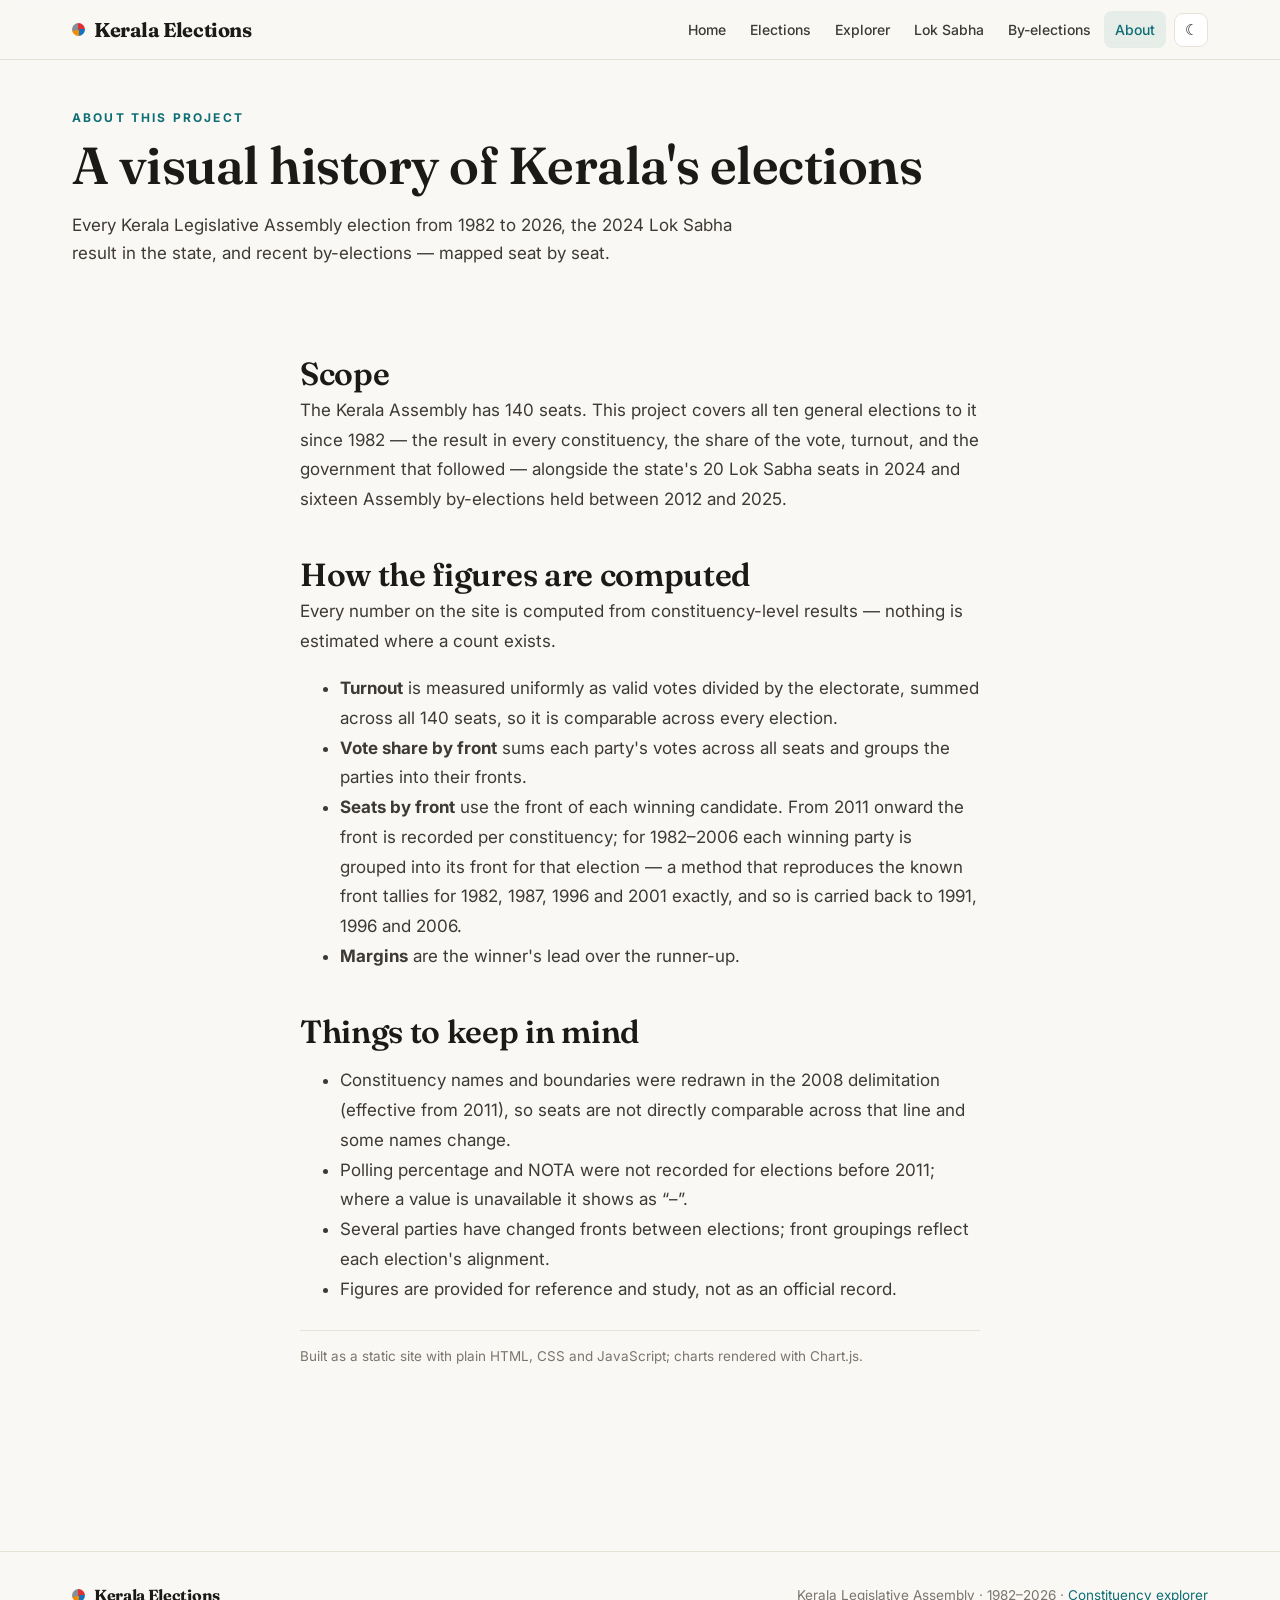
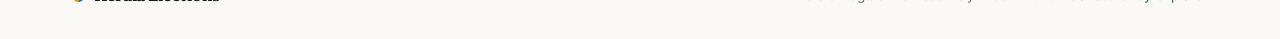
<file: about.html>
<!doctype html>
<html lang="en" data-theme="light">
<head>
<meta charset="utf-8">
<meta name="viewport" content="width=device-width,initial-scale=1">
<title>About — Kerala Elections</title>
<link rel="preconnect" href="https://fonts.googleapis.com">
<link rel="preconnect" href="https://fonts.gstatic.com" crossorigin>
<link href="https://fonts.googleapis.com/css2?family=Fraunces:opsz,wght@9..144,400;9..144,500;9..144,600;9..144,700&family=Inter:wght@400;500;600;700&display=swap" rel="stylesheet">
<link rel="stylesheet" href="assets/style.css?v=2">
</head>
<body>
<nav class="nav"><div class="nav-in">
  <a class="brand" href="index.html"><span class="mark"></span>Kerala&nbsp;Elections</a>
  <div class="nav-links">
    <a data-nav="home" href="index.html">Home</a>
    <a data-nav="year" href="year.html">Elections</a>
    <a data-nav="explorer" href="explorer.html">Explorer</a>
    <a data-nav="ls" href="loksabha.html">Lok Sabha</a>
    <a data-nav="by" href="byelections.html">By-elections</a>
    <a data-nav="about" href="about.html">About</a>
    <button class="theme-btn" id="themeBtn" title="Toggle light / dark" aria-label="Toggle theme">☾</button>
  </div>
</div></nav>

<main>
  <header style="padding:48px 0 8px">
    <div class="eyebrow">About this project</div>
    <h1 style="font-size:clamp(30px,5vw,52px);margin:8px 0 6px">A visual history of Kerala's&nbsp;elections</h1>
    <p class="deck" style="color:var(--ink-soft);max-width:62ch">Every Kerala Legislative Assembly election from 1982 to 2026, the 2024 Lok Sabha result in the state, and recent by-elections — mapped seat by seat.</p>
  </header>

  <section class="section wrap-read">
    <h2 class="section-h">Scope</h2>
    <div class="prose" style="font-size:17px">
      <p>The Kerala Assembly has 140 seats. This project covers all ten general elections to it since 1982 — the result in every constituency, the share of the vote, turnout, and the government that followed — alongside the state's 20 Lok Sabha seats in 2024 and sixteen Assembly by-elections held between 2012 and 2025.</p>
    </div>

    <h2 class="section-h" style="margin-top:42px">How the figures are computed</h2>
    <div class="prose" style="font-size:17px">
      <p>Every number on the site is computed from constituency-level results — nothing is estimated where a count exists.</p>
      <ul>
        <li><b>Turnout</b> is measured uniformly as valid votes divided by the electorate, summed across all 140 seats, so it is comparable across every election.</li>
        <li><b>Vote share by front</b> sums each party's votes across all seats and groups the parties into their fronts.</li>
        <li><b>Seats by front</b> use the front of each winning candidate. From 2011 onward the front is recorded per constituency; for 1982–2006 each winning party is grouped into its front for that election — a method that reproduces the known front tallies for 1982, 1987, 1996 and 2001 exactly, and so is carried back to 1991, 1996 and 2006.</li>
        <li><b>Margins</b> are the winner's lead over the runner-up.</li>
      </ul>
    </div>

    <h2 class="section-h" style="margin-top:42px">Things to keep in mind</h2>
    <div class="prose" style="font-size:17px">
      <ul>
        <li>Constituency names and boundaries were redrawn in the 2008 delimitation (effective from 2011), so seats are not directly comparable across that line and some names change.</li>
        <li>Polling percentage and NOTA were not recorded for elections before 2011; where a value is unavailable it shows as “–”.</li>
        <li>Several parties have changed fronts between elections; front groupings reflect each election's alignment.</li>
        <li>Figures are provided for reference and study, not as an official record.</li>
      </ul>
    </div>

    <p class="note">Built as a static site with plain HTML, CSS and JavaScript; charts rendered with Chart.js.</p>
  </section>
</main>

<footer><div class="foot-in">
  <a class="brand" href="index.html"><span class="mark"></span>Kerala Elections</a>
  <div>Kerala Legislative Assembly · 1982–2026 · <a href="explorer.html">Constituency explorer</a></div>
</div></footer>

<script src="assets/common.js?v=2"></script>
<script>initPage('about');</script>
</body>
</html>
</file>
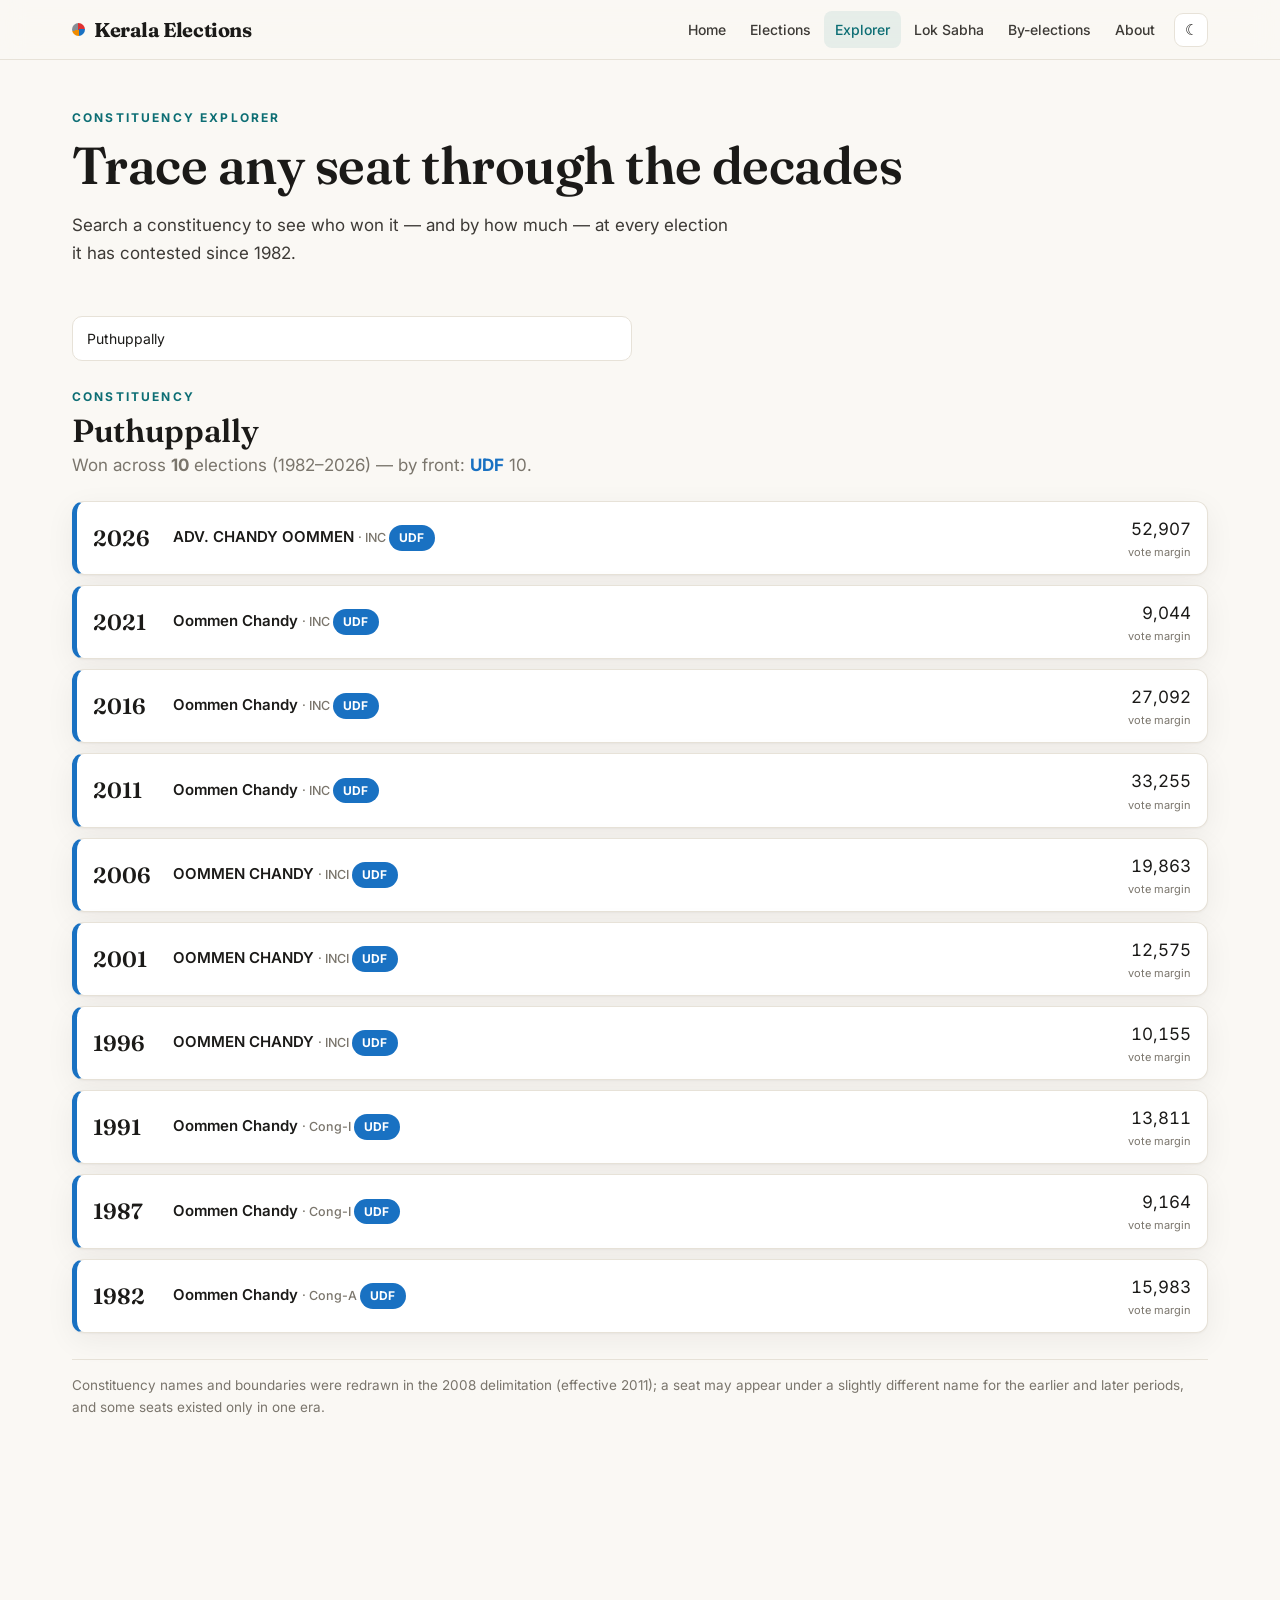
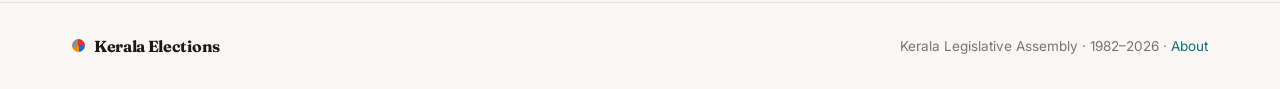
<file: explorer.html>
<!doctype html>
<html lang="en" data-theme="light">
<head>
<meta charset="utf-8">
<meta name="viewport" content="width=device-width,initial-scale=1">
<title>Constituency Explorer — Kerala Elections</title>
<meta name="description" content="Search any Kerala Assembly constituency and trace its winner, party and margin across every election from 1982 to 2026.">
<link rel="preconnect" href="https://fonts.googleapis.com">
<link rel="preconnect" href="https://fonts.gstatic.com" crossorigin>
<link href="https://fonts.googleapis.com/css2?family=Fraunces:opsz,wght@9..144,400;9..144,500;9..144,600;9..144,700&family=Inter:wght@400;500;600;700&display=swap" rel="stylesheet">
<link rel="stylesheet" href="assets/style.css?v=2">
</head>
<body>
<nav class="nav"><div class="nav-in">
  <a class="brand" href="index.html"><span class="mark"></span>Kerala&nbsp;Elections</a>
  <div class="nav-links">
    <a data-nav="home" href="index.html">Home</a>
    <a data-nav="year" href="year.html">Elections</a>
    <a data-nav="explorer" href="explorer.html">Explorer</a>
    <a data-nav="ls" href="loksabha.html">Lok Sabha</a>
    <a data-nav="by" href="byelections.html">By-elections</a>
    <a data-nav="about" href="about.html">About</a>
    <button class="theme-btn" id="themeBtn" title="Toggle light / dark" aria-label="Toggle theme">☾</button>
  </div>
</div></nav>

<main>
  <header style="padding:48px 0 8px">
    <div class="eyebrow">Constituency explorer</div>
    <h1 style="font-size:clamp(30px,5vw,52px);margin:8px 0 6px">Trace any seat through the&nbsp;decades</h1>
    <p class="deck" style="color:var(--ink-soft);max-width:60ch">Search a constituency to see who won it — and by how much — at every election it has contested since 1982.</p>
  </header>

  <div class="explorer-head section" style="margin-top:24px">
    <div class="suggest">
      <input type="search" id="q" placeholder="Type a constituency — e.g. Puthuppally, Dharmadam, Nemom…" autocomplete="off" aria-label="Search constituency">
      <div class="suggest-list" id="sug"></div>
    </div>
  </div>

  <section class="section" style="margin-top:26px">
    <div id="result"></div>
  </section>
</main>

<footer><div class="foot-in">
  <a class="brand" href="index.html"><span class="mark"></span>Kerala Elections</a>
  <div>Kerala Legislative Assembly · 1982–2026 · <a href="about.html">About</a></div>
</div></footer>

<script src="assets/common.js?v=2"></script>
<script src="assets/app-explorer.js?v=2"></script>
</body>
</html>
</file>
<file: assets/style.css>
/* Kerala Elections — editorial redesign */
:root{
  --ldf:#E03131; --udf:#1971C2; --nda:#F08C00; --oth:#868E96;
  --bg:#faf8f4; --surface:#ffffff; --surface-2:#f4f1ea;
  --ink:#1b1a18; --ink-soft:#3d3a36; --muted:#7a756c; --line:#e7e2d8;
  --accent:#0d6e74; --accent-soft:#0d6e7415;
  --serif:'Fraunces',Georgia,'Times New Roman',serif;
  --sans:'Inter',-apple-system,BlinkMacSystemFont,'Segoe UI',Roboto,sans-serif;
  --shadow:0 1px 2px rgba(30,25,15,.04),0 8px 30px rgba(30,25,15,.06);
  --shadow-lg:0 4px 12px rgba(30,25,15,.08),0 24px 60px rgba(30,25,15,.10);
  --maxw:1180px; --read:680px; --nav-h:60px;
}
html[data-theme="dark"]{
  --bg:#15171c; --surface:#1d2026; --surface-2:#23272f;
  --ink:#f1ede5; --ink-soft:#d7d2c8; --muted:#9aa1ac; --line:#2c313a;
  --accent:#3fc5cc; --accent-soft:#3fc5cc1a;
  --shadow:0 1px 2px rgba(0,0,0,.3),0 10px 30px rgba(0,0,0,.35);
  --shadow-lg:0 6px 18px rgba(0,0,0,.4),0 30px 70px rgba(0,0,0,.5);
}
*{box-sizing:border-box}
html{scroll-behavior:smooth;scroll-padding-top:calc(var(--nav-h) + 18px);-webkit-text-size-adjust:100%}
body{margin:0;background:var(--bg);color:var(--ink);font-family:var(--sans);font-size:17px;line-height:1.65;
  -webkit-font-smoothing:antialiased;text-rendering:optimizeLegibility;transition:background .3s,color .3s}
h1,h2,h3,h4{font-family:var(--serif);font-weight:600;line-height:1.12;letter-spacing:-.01em;margin:0}
a{color:var(--accent);text-decoration:none}
a:hover{text-decoration:underline;text-underline-offset:2px}
img{max-width:100%}
::selection{background:var(--accent);color:#fff}

/* ── Nav ───────────────────────────────────────────── */
.nav{position:sticky;top:0;z-index:50;height:var(--nav-h);
  background:color-mix(in srgb,var(--bg) 86%,transparent);backdrop-filter:saturate(150%) blur(12px);
  border-bottom:1px solid var(--line)}
.nav-in{max-width:var(--maxw);margin:0 auto;height:100%;padding:0 22px;display:flex;align-items:center;gap:20px}
.brand{font-family:var(--serif);font-weight:700;font-size:20px;color:var(--ink);display:flex;align-items:center;gap:9px;letter-spacing:-.02em}
.brand:hover{text-decoration:none}
.brand .mark{width:13px;height:13px;border-radius:50%;
  background:conic-gradient(var(--ldf) 0 25%,var(--udf) 0 50%,var(--nda) 0 70%,var(--oth) 0)}
.nav-links{margin-left:auto;display:flex;gap:2px;align-items:center;overflow-x:auto;scrollbar-width:none}
.nav-links::-webkit-scrollbar{display:none}
.nav-links a{color:var(--ink-soft);font-size:14px;font-weight:500;padding:7px 11px;border-radius:8px;white-space:nowrap}
.nav-links a:hover{background:var(--surface-2);text-decoration:none}
.nav-links a.active{color:var(--accent);background:var(--accent-soft)}
.theme-btn{margin-left:6px;border:1px solid var(--line);background:var(--surface);color:var(--ink);
  width:34px;height:34px;border-radius:9px;cursor:pointer;font-size:15px;display:grid;place-items:center;flex:0 0 auto}
.theme-btn:hover{border-color:var(--accent);color:var(--accent)}

/* ── Layout ────────────────────────────────────────── */
main{max-width:var(--maxw);margin:0 auto;padding:0 22px 90px}
.wrap-read{max-width:var(--read);margin:0 auto}
.section{margin-top:64px}
.eyebrow{font-family:var(--sans);text-transform:uppercase;letter-spacing:.18em;font-size:12px;font-weight:700;color:var(--accent)}
.section-h{font-size:clamp(24px,3.4vw,32px);margin:6px 0 4px}
.section-lead{color:var(--muted);max-width:var(--read);margin:0 0 22px}
.divider{height:1px;background:var(--line);border:0;margin:0}

/* ── Hero ──────────────────────────────────────────── */
.hero{padding:62px 0 30px;display:grid;grid-template-columns:1.5fr .9fr;gap:44px;align-items:center}
.hero h1{font-size:clamp(34px,6vw,68px);font-weight:600;letter-spacing:-.025em;line-height:1.02}
.hero .deck{font-size:clamp(17px,2vw,20px);color:var(--ink-soft);margin:20px 0 0;max-width:34ch}
.hero-stat{background:var(--surface);border:1px solid var(--line);border-radius:18px;padding:26px 28px;box-shadow:var(--shadow);text-align:center}
.hero-stat .big{font-family:var(--serif);font-size:clamp(50px,8vw,84px);font-weight:600;line-height:.95;
  background:linear-gradient(120deg,var(--ldf),var(--udf));-webkit-background-clip:text;background-clip:text;color:transparent}
.hero-stat .cap{color:var(--muted);font-size:14px;margin-top:10px}
@media(max-width:820px){.hero{grid-template-columns:1fr;gap:26px;padding:36px 0 18px}.hero-stat{justify-self:start}}

/* ── Stat row ──────────────────────────────────────── */
.stats{display:grid;grid-template-columns:repeat(auto-fit,minmax(140px,1fr));gap:14px;margin:10px 0 0}
.stat{background:var(--surface);border:1px solid var(--line);border-radius:14px;padding:16px 18px;box-shadow:var(--shadow)}
.stat .n{font-family:var(--serif);font-size:30px;font-weight:600;line-height:1}
.stat .l{color:var(--muted);font-size:13px;margin-top:6px;letter-spacing:.01em}
.stat.win-LDF{border-top:3px solid var(--ldf)} .stat.win-UDF{border-top:3px solid var(--udf)}
.stat.win-NDA{border-top:3px solid var(--nda)} .stat.win-OTH{border-top:3px solid var(--oth)}

/* ── Cards / charts ────────────────────────────────── */
.card{background:var(--surface);border:1px solid var(--line);border-radius:18px;padding:24px;box-shadow:var(--shadow)}
.card h3{font-size:20px;margin-bottom:2px}
.card .sub{color:var(--muted);font-size:13.5px;margin-bottom:16px}
.grid2{display:grid;grid-template-columns:1fr 1fr;gap:22px}
@media(max-width:820px){.grid2{grid-template-columns:1fr}}
.chart-wrap{position:relative;height:360px}
.chart-feature{height:440px}
@media(max-width:600px){.chart-wrap{height:300px}.chart-feature{height:360px}}
.legend{display:flex;flex-wrap:wrap;gap:14px;margin-top:14px;font-size:13px;color:var(--ink-soft)}
.legend span{display:inline-flex;align-items:center;gap:7px}
.dot{width:11px;height:11px;border-radius:3px;display:inline-block}

/* ── Editorial prose ───────────────────────────────── */
.prose{font-size:18.5px;line-height:1.75;color:var(--ink-soft)}
.prose p{margin:0 0 1.05em}
.prose.lead-drop>p:first-of-type::first-letter{font-family:var(--serif);float:left;font-size:3.5em;line-height:.78;
  padding:6px 10px 0 0;color:var(--ink);font-weight:600}
.pullquote{font-family:var(--serif);font-size:clamp(22px,3vw,30px);line-height:1.25;color:var(--ink);
  font-weight:500;border-left:3px solid var(--accent);padding:6px 0 6px 26px;margin:34px 0}
.note{font-size:13.5px;color:var(--muted);border-top:1px solid var(--line);padding-top:14px;margin-top:26px}

/* ── Election cards grid ───────────────────────────── */
.year-grid{display:grid;grid-template-columns:repeat(auto-fill,minmax(210px,1fr));gap:18px}
.ycard{display:block;background:var(--surface);border:1px solid var(--line);border-radius:16px;padding:20px;
  box-shadow:var(--shadow);position:relative;overflow:hidden;transition:transform .18s,box-shadow .18s;color:inherit}
.ycard:hover{transform:translateY(-4px);box-shadow:var(--shadow-lg);text-decoration:none}
.ycard::before{content:"";position:absolute;left:0;top:0;bottom:0;width:5px;background:var(--c)}
.ycard .yr{font-family:var(--serif);font-size:38px;font-weight:600;line-height:1}
.ycard .won{font-size:13px;font-weight:700;margin-top:4px;color:var(--c)}
.ycard .cm{font-size:14px;color:var(--ink-soft);margin-top:10px;font-weight:500}
.ycard .role{font-size:12px;color:var(--muted)}
.seatbar{display:flex;height:9px;border-radius:5px;overflow:hidden;margin-top:14px;background:var(--surface-2)}
.seatbar i{display:block;height:100%}
.seatbar-key{display:flex;gap:12px;margin-top:8px;font-size:11.5px;color:var(--muted)}

/* ── Chips / tags ──────────────────────────────────── */
.chip{display:inline-flex;align-items:center;gap:6px;padding:3px 10px;border-radius:999px;font-size:12px;
  font-weight:700;color:#fff;letter-spacing:.02em}
.chip.LDF{background:var(--ldf)} .chip.UDF{background:var(--udf)} .chip.NDA{background:var(--nda)} .chip.OTH{background:var(--oth)}
.ftext{font-weight:700} .ftext.LDF{color:var(--ldf)} .ftext.UDF{color:var(--udf)} .ftext.NDA{color:var(--nda)} .ftext.OTH{color:var(--oth)}

/* ── Mini-cards (closest/largest) ──────────────────── */
.minicards{display:grid;grid-template-columns:repeat(auto-fill,minmax(220px,1fr));gap:12px}
.mini{background:var(--surface);border:1px solid var(--line);border-left:4px solid var(--c,var(--line));
  border-radius:12px;padding:13px 15px;box-shadow:var(--shadow)}
.mini .place{font-weight:600;font-size:15px}
.mini .who{font-size:13px;color:var(--muted);margin:3px 0}
.mini .val{font-family:var(--serif);font-size:22px;font-weight:600}
.mini .val small{font-family:var(--sans);font-size:12px;color:var(--muted);font-weight:500}

/* ── Cabinet ───────────────────────────────────────── */
.cabinet{columns:2;column-gap:30px}
@media(max-width:680px){.cabinet{columns:1}}
.cabinet .m{break-inside:avoid;margin-bottom:13px;font-size:14px;line-height:1.45}
.cabinet .m b{display:block;font-weight:600;color:var(--ink)}
.cabinet .m span{color:var(--muted)}

/* ── Controls / table ──────────────────────────────── */
.controls{display:flex;gap:12px;align-items:center;flex-wrap:wrap;margin:0 0 16px}
.field{position:relative;flex:1 1 260px;max-width:380px}
input[type=search],select,.btn{font:inherit;font-size:14px;border:1px solid var(--line);border-radius:10px;
  background:var(--surface);color:var(--ink);padding:10px 14px}
input[type=search]{width:100%}
input[type=search]:focus,select:focus{outline:none;border-color:var(--accent);box-shadow:0 0 0 3px var(--accent-soft)}
.btn{cursor:pointer;font-weight:600}.btn:hover{border-color:var(--accent);color:var(--accent)}
.rowcount{color:var(--muted);font-size:13px}
.table-wrap{background:var(--surface);border:1px solid var(--line);border-radius:16px;box-shadow:var(--shadow);
  overflow:auto;max-height:680px}
table{border-collapse:collapse;width:100%;font-size:14px}
th,td{padding:11px 14px;text-align:left;white-space:nowrap;border-bottom:1px solid var(--line)}
thead th{position:sticky;top:0;background:var(--surface-2);cursor:pointer;user-select:none;font-family:var(--sans);
  font-size:11.5px;text-transform:uppercase;letter-spacing:.06em;color:var(--muted);font-weight:700;z-index:2}
thead th:hover{color:var(--ink)}
th.sorted-asc::after{content:" ↑";color:var(--accent)} th.sorted-desc::after{content:" ↓";color:var(--accent)}
tbody tr:nth-child(even){background:color-mix(in srgb,var(--surface-2) 50%,transparent)}
tbody tr:hover{background:var(--accent-soft)}
td.num,th.num{text-align:right;font-variant-numeric:tabular-nums}

/* ── Explorer ──────────────────────────────────────── */
.explorer-head{display:grid;grid-template-columns:1fr;gap:0;max-width:560px}
.suggest{position:relative}
.suggest-list{position:absolute;left:0;right:0;top:calc(100% + 6px);background:var(--surface);border:1px solid var(--line);
  border-radius:12px;box-shadow:var(--shadow-lg);max-height:300px;overflow:auto;z-index:20;display:none}
.suggest-list.open{display:block}
.suggest-list div{padding:10px 14px;cursor:pointer;font-size:14px}
.suggest-list div:hover,.suggest-list div.hi{background:var(--accent-soft);color:var(--accent)}
.timeline{display:grid;gap:10px;margin-top:8px}
.tl-row{display:grid;grid-template-columns:64px 1fr auto;align-items:center;gap:16px;background:var(--surface);
  border:1px solid var(--line);border-left:5px solid var(--c);border-radius:12px;padding:13px 16px;box-shadow:var(--shadow)}
.tl-row .y{font-family:var(--serif);font-size:22px;font-weight:600}
.tl-row .w{font-size:15px;font-weight:600}.tl-row .w small{color:var(--muted);font-weight:500;font-size:12.5px}
.tl-row .m{text-align:right;font-variant-numeric:tabular-nums}.tl-row .m small{display:block;color:var(--muted);font-size:11px}
.empty{color:var(--muted);padding:30px;text-align:center;border:1px dashed var(--line);border-radius:14px}

/* ── Footer ────────────────────────────────────────── */
footer{border-top:1px solid var(--line);margin-top:80px}
.foot-in{max-width:var(--maxw);margin:0 auto;padding:30px 22px;display:flex;justify-content:space-between;
  gap:16px;flex-wrap:wrap;color:var(--muted);font-size:13.5px;align-items:center}
.foot-in .brand{font-size:16px}

/* ── Reveal animation ──────────────────────────────── */
.reveal{opacity:0;transform:translateY(16px);transition:opacity .6s ease,transform .6s ease}
.reveal.in{opacity:1;transform:none}
@media(prefers-reduced-motion:reduce){.reveal{opacity:1;transform:none;transition:none}html{scroll-behavior:auto}}

.err{color:#fff;background:var(--ldf);padding:14px 18px;border-radius:12px;margin:20px 0}
.loading{color:var(--muted);padding:40px;text-align:center}
</file>
